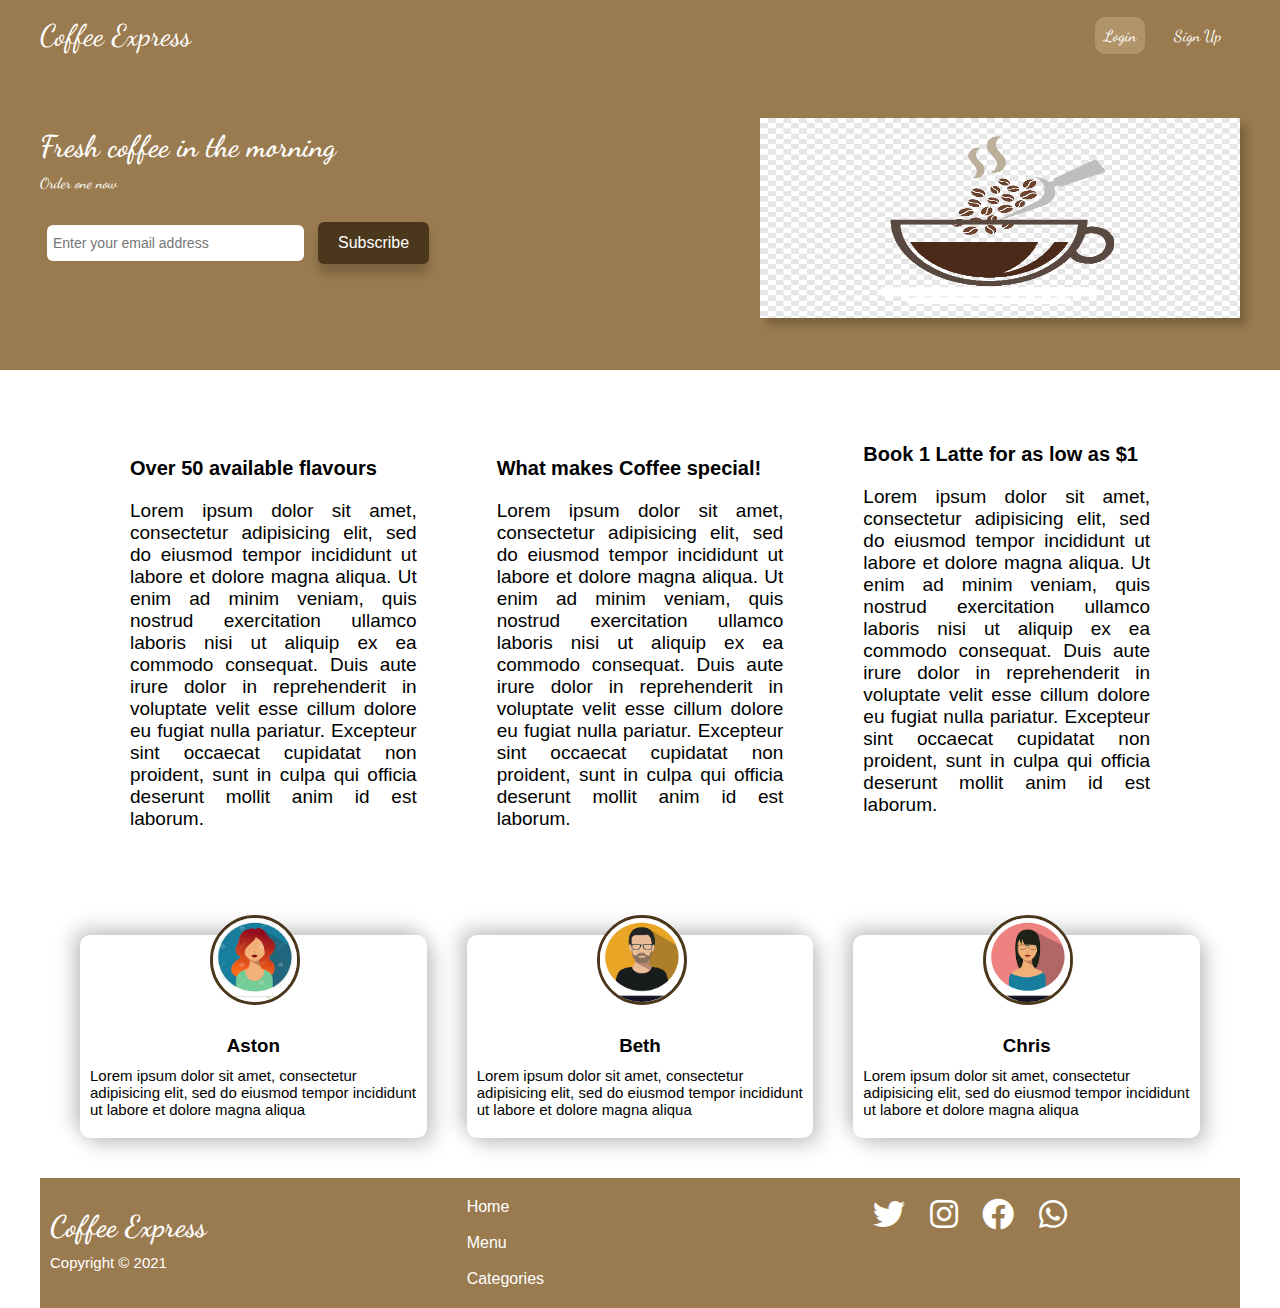
<file: 7-SASS/index.html>
<!DOCTYPE html>
<html lang="en">
<head>
  <meta charset="UTF-8">
  <meta name="viewport" content="width=device-width, initial-scale=1.0">
  <meta http-equiv="X-UA-Compatible" content="ie=edge">
  <title>SCSS</title>
  <link rel="stylesheet" href="css/style.css">
  <link rel="stylesheet" href="https://cdnjs.cloudflare.com/ajax/libs/font-awesome/5.15.4/css/all.min.css" integrity="sha512-1ycn6IcaQQ40/MKBW2W4Rhis/DbILU74C1vSrLJxCq57o941Ym01SwNsOMqvEBFlcgUa6xLiPY/NS5R+E6ztJQ=="
  crossorigin="anonymous" referrerpolicy="no-referrer" />
  <link rel="preconnect" href="https://fonts.googleapis.com">
<link rel="preconnect" href="https://fonts.gstatic.com" crossorigin>
<link href="https://fonts.googleapis.com/css2?family=Dancing+Script&display=swap" rel="stylesheet">
  
</head>
<body>
    <div class="navbar">
        <div class="container flex">
          <h1 class="logo">Coffee Express</h1>
            <nav>
              <ul>
                <!--<li class="nav"><a class="outline" href="">Log in</a></li>
                <li class="nav"><a href="" class="outline">Check Menu</a></li>
                <li><a href="#" class="btn-primary">Login</a></li>
                <li><a href="#" class="btn-secondary">Sign Up</a></li>-->

                <a href="#" class="btn-primary">Login</a>
                <a href="#" class="btn-secondary">Sign Up</a>
              </ul>
            </nav>
        </div>
      </div>

      <section class="showcase">
        <div class="container">
            <div class="grid">
              <div class="grid-item-1">
                <div class="showcase-text">
                  <h1>Fresh coffee in the morning</h1>
                  <p class="supporting-text"> Order one now</p>
                </div>
                <div class="showcase-form">
                  <form action="">
                    <input type="email" placeholder="Enter your email address">
                    <input type="submit" class="btn" value="Subscribe">
                  </form>
                  
                </div>
              </div>

              <div class="grid-item-2">
                <div class="image">
                  <img src="./images/4.png" height="200px" width="100px" alt="">
                </div>
              </div>
           </div>

        </div>
      </section>

      <div class="lower-container container">
        <section class="stats">
          <div class="flex">
            <div class="stat-1">
              <i class="fa fa-folder-open fa-2x" aria-hidden="true"></i>
              <h3 class="title">Over 50 available flavours</h3>
              <p class="text">Lorem ipsum dolor sit amet, consectetur adipisicing elit, sed do eiusmod tempor incididunt ut labore et dolore magna aliqua. Ut enim ad minim veniam, quis nostrud exercitation ullamco laboris nisi ut aliquip ex ea commodo consequat. Duis aute irure dolor in reprehenderit in voluptate velit esse cillum dolore eu fugiat nulla pariatur.
                Excepteur sint occaecat cupidatat non proident, sunt in culpa qui officia deserunt mollit anim id est laborum.</p>
            </div>
            <div class="stat-2">
              <i class="fa fa-graduation-cap fa-2x" aria-hidden="true"></i>
              <h3 class="title">What makes Coffee special!</h3>
              <p class="text">Lorem ipsum dolor sit amet, consectetur adipisicing elit, sed do eiusmod tempor incididunt ut labore et dolore magna aliqua. Ut enim ad minim veniam, quis nostrud exercitation ullamco laboris nisi ut aliquip ex ea commodo consequat. Duis aute irure dolor in reprehenderit in voluptate velit esse cillum dolore eu fugiat nulla pariatur.
                Excepteur sint occaecat cupidatat non proident, sunt in culpa qui officia deserunt mollit anim id est laborum.</p>
            </div>
            <div class="stat-3">
              <i class="fa fa-credit-card-alt fa-2x" aria-hidden="true"></i>
              <h3 class="title">Book 1 Latte for as low as $1</h3>
              <p class="text">Lorem ipsum dolor sit amet, consectetur adipisicing elit, sed do eiusmod tempor incididunt ut labore et dolore magna aliqua. Ut enim ad minim veniam, quis nostrud exercitation ullamco laboris nisi ut aliquip ex ea commodo consequat. Duis aute irure dolor in reprehenderit in voluptate velit esse cillum dolore eu fugiat nulla pariatur.
                Excepteur sint occaecat cupidatat non proident, sunt in culpa qui officia deserunt mollit anim id est laborum.</p>
            </div>
          </div>
        </section>

        <section class="testimonials">
            <div class="container">
              <div class="testimonial grid-3">
                <div class="card">
                  <div class="circle">
                    <img src="./images/1.jpeg" alt="">
                  </div>
                  <h3>Aston</h3>
                  <p>Lorem ipsum dolor sit amet, consectetur adipisicing elit, sed do eiusmod tempor incididunt ut labore et dolore magna aliqua</p>
                </div>
                <div class="card">
                  <div class="circle">
                    <img src="./images/2.png" alt="">
                  </div>
                  <h3>Beth</h3>
                  <p>Lorem ipsum dolor sit amet, consectetur adipisicing elit, sed do eiusmod tempor incididunt ut labore et dolore magna aliqua</p>
                </div>
                <div class="card">
                  <div class="circle">
                    <img src="./images/3.png" alt="">
                  </div>
                  <h3>Chris</h3>
                  <p>Lorem ipsum dolor sit amet, consectetur adipisicing elit, sed do eiusmod tempor incididunt ut labore et dolore magna aliqua</p>
                </div>
              </div>
            </div>
          </section>

          <footer>
            <div class="container grid-3">
              <div class="copyright">
                <h1>Coffee Express</h1>
                <p>Copyright &copy; 2021</p>
              </div>
              <nav class="links">
                <ul>
                  <li><a href="" class="outline">Home</a></li>
                  <br>
                  <li><a href="" class="outline">Menu</a></li>
                  <br>
                  <li><a href="" class="outline">Categories</a></li>
                </ul>
              </nav>
              <div class="profiles">
                <a href=""><em class="fab fa-twitter fa-2x"></em></a>
                <a href=""><em class="fab fa-instagram fa-2x"></em></a>
                <a href=""><em class="fab fa-facebook fa-2x"></em></a>
                <a href=""><em class="fab fa-whatsapp fa-2x"></em></a>
              </div>
            </div>
          </footer>
</body>
</html>
</file>
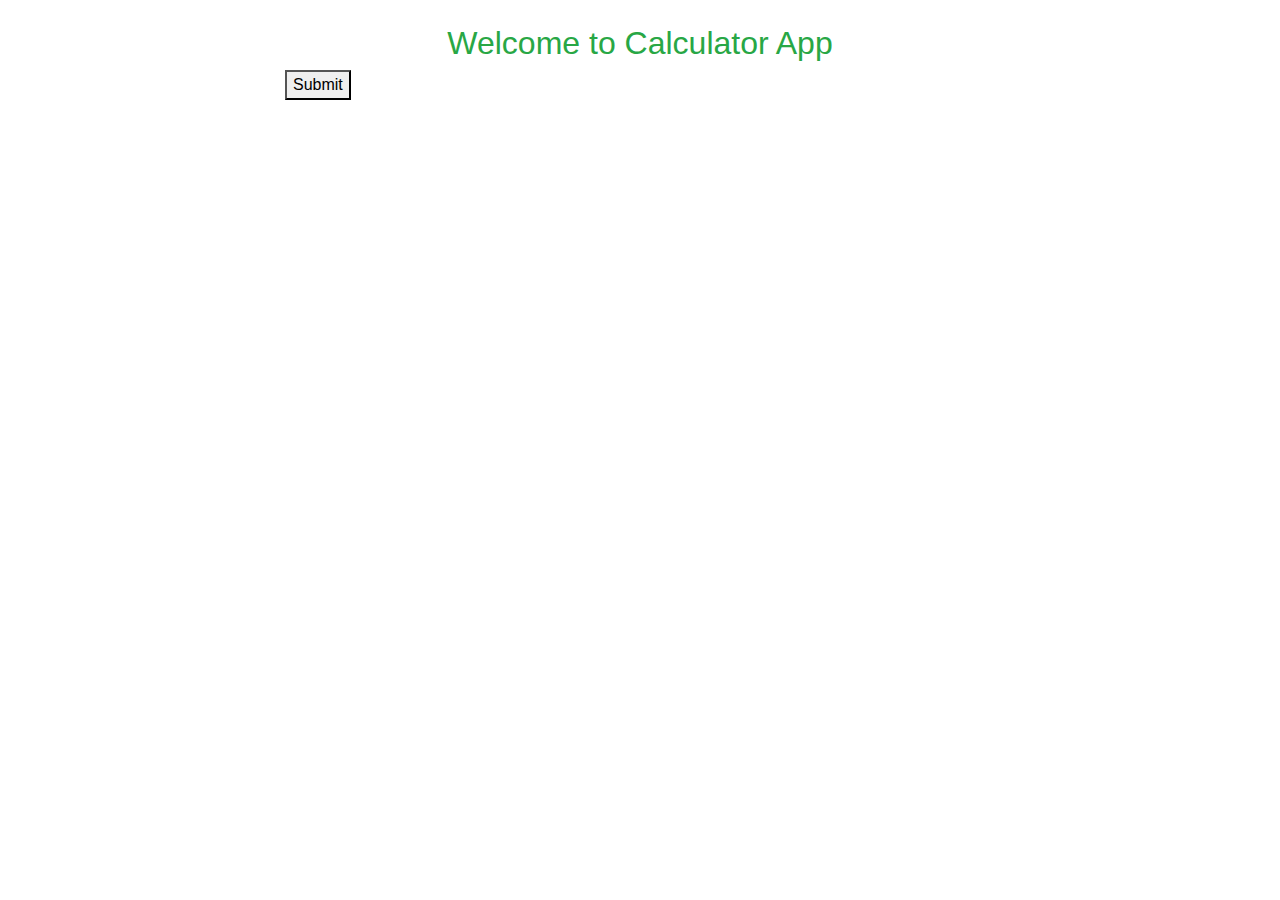
<file: 6-Jquery/Part a/index.html>
<!DOCTYPE html>
<html>

<head>
	<!-- Latest compiled and minified CSS -->
	<link rel="stylesheet" href="https://maxcdn.bootstrapcdn.com/bootstrap/
	4.0.0/css/bootstrap.min.css">
	<!-- jQuery library -->
	<script src="https://ajax.googleapis.com/ajax/libs/
	jquery/3.3.1/jquery.min.js">
	</script>
	<!-- Popper JS -->
	<script src="https://cdnjs.cloudflare.com/ajax/libs/
	popper.js/1.12.9/umd/popper.min.js">
	</script>
	<!-- Latest compiled JavaScript -->
	<script src="https://maxcdn.bootstrapcdn.com/bootstrap/
	4.0.0/js/bootstrap.min.js">
	</script>
</head>

<body><br>
	<h2 class="text-center text-success">
		Welcome to Calculator App
	</h2>
	<div class="container">
		<div class="col-lg-8 m-auto d-block">
			<form method="get" action="./calculator.html">
				<!--<div class="form-group">
					<label for="user"> Username: </label>
					<input type="text" name="username" id="usernames" class="form-control">
					<h5 id="usercheck" style="color: red;"> *Username is missing </h5>
				</div>

				<div class="form-group">
					<label for="user"> Email: </label>
					<input type="email" name="email" id="email" required class="form-control">
					<small id="emailvalid" class="form-text text-muted invalid-feedback"> 
						Your email must be a valid email
					</small>
				</div>

				<div class="form-group">
					<label for="password">Password:</label>
					<input type="password" name="pass" id="password" class="form-control">
					<h5 id="passcheck" style="color: red;">*Please fill the password</h5>
				</div>

				<div class="form-group">
					<label for="conpassword">Confirm Password:</label>
					<input type="password" name="conpassword" id="conpassword" class="form-control">
					<h5 id="conpasscheck" style="color: red;">*Password does not match</h5>
				</div>

				<input type="submit" id="submitbtn" value="Submit" class="btn btn-primary" onclick="myFunction();login(loginform)">-->
				<button type="submit" id="submitbtn" onclick="myFunction();login(loginform)">Submit</button>
			</form>
		</div>
	</div>

	<!-- Including app.js jQuery Script 
	<script src="app.js"></script>-->

	<script>
		// Document is ready
$(document).ready(function () {
    // Validate Username
    $("#usercheck").hide();
    let usernameError = true;
    $("#usernames").keyup(function () {
        validateUsername();
    });

    function validateUsername() {
        let usernameValue = $("#usernames").val();
        if (usernameValue.length == "") {
            $("#usercheck").show();
            usernameError = false;
            return false;
        }
        else if (usernameValue.length < 3 || usernameValue.length > 10) {
            $("#usercheck").show();
            $("#usercheck").html("*Length of username must be between 3 and 10");
            usernameError = false;
            return false;
        }
        else {
            $("#usercheck").hide();
        }
    }

    // Validate Email
    const email = document.getElementById("email");
    email.addEventListener("blur", () => {
        let regex = /(\W|^)[\w.+\-]*@northeastern\.edu(\W|$)/;//a-z@north
        let s = email.value;
        if (regex.test(s)) {
            email.classList.remove("is-invalid");
            emailError = true;
        }
        else {
            email.classList.add("is-invalid");
            emailError = false;
        }
    });

    // Validate Password
    $("#passcheck").hide();
    let passwordError = true;
    $("#password").keyup(function () {
        validatePassword();
    });
    function validatePassword() {
        let passwordValue = $("#password").val();
        if (passwordValue.length == "") {
            $("#passcheck").show();
            passwordError = false;
            return false;
        }
        if (passwordValue.length < 3 || passwordValue.length > 10) {
            $("#passcheck").show();
            $("#passcheck").html(
                "*Length of your password must be between 3 and 10"
            );
            $("#passcheck").css("color", "red");
            passwordError = false;
            return false;
        }
        else {
            $("#passcheck").hide();
        }
    }

    // Validate Confirm Password
    $("#conpasscheck").hide();
    let confirmPasswordError = true;
    $("#conpassword").keyup(function () {
        validateConfirmPassword();
    });
    function validateConfirmPassword() {
        let confirmPasswordValue = $("#conpassword").val();
        let passwordValue = $("#password").val();
        if (passwordValue != confirmPasswordValue) {
            $("#conpasscheck").show();
            $("#conpasscheck").html("*Password did not match");
            $("#conpasscheck").css("color", "red");
            confirmPasswordError = false;
            return false;
        }
        else {
            $("#conpasscheck").hide();
        }
    }

    // Submit button
    $("#submitbtn").click(function () {
        validateUsername();
        validatePassword();
        validateConfirmPassword();
        validateEmail();
        if (usernameError == true && passwordError == true && confirmPasswordError == true && emailError == true) 
        {
            //return true;
            var user2=document.getElementById('usernames').value;
            sessionStorage.setItem("user2", user2);
            console.log(user2);
            location.href("./calculator.html");
        }
        else 
        {
            alert("Please enter correct details");
            return false;
        }
    });

    /*function login(loginform){
        var user2=document.getElementById('usernames').value;
        sessionStorage.setItem("user2", user2);
        console.log(user2);
      }		
      
      function myFunction() {
        location.href("\\index.html");
      }*/
});

	</script>
	</body>
</html>
</file>
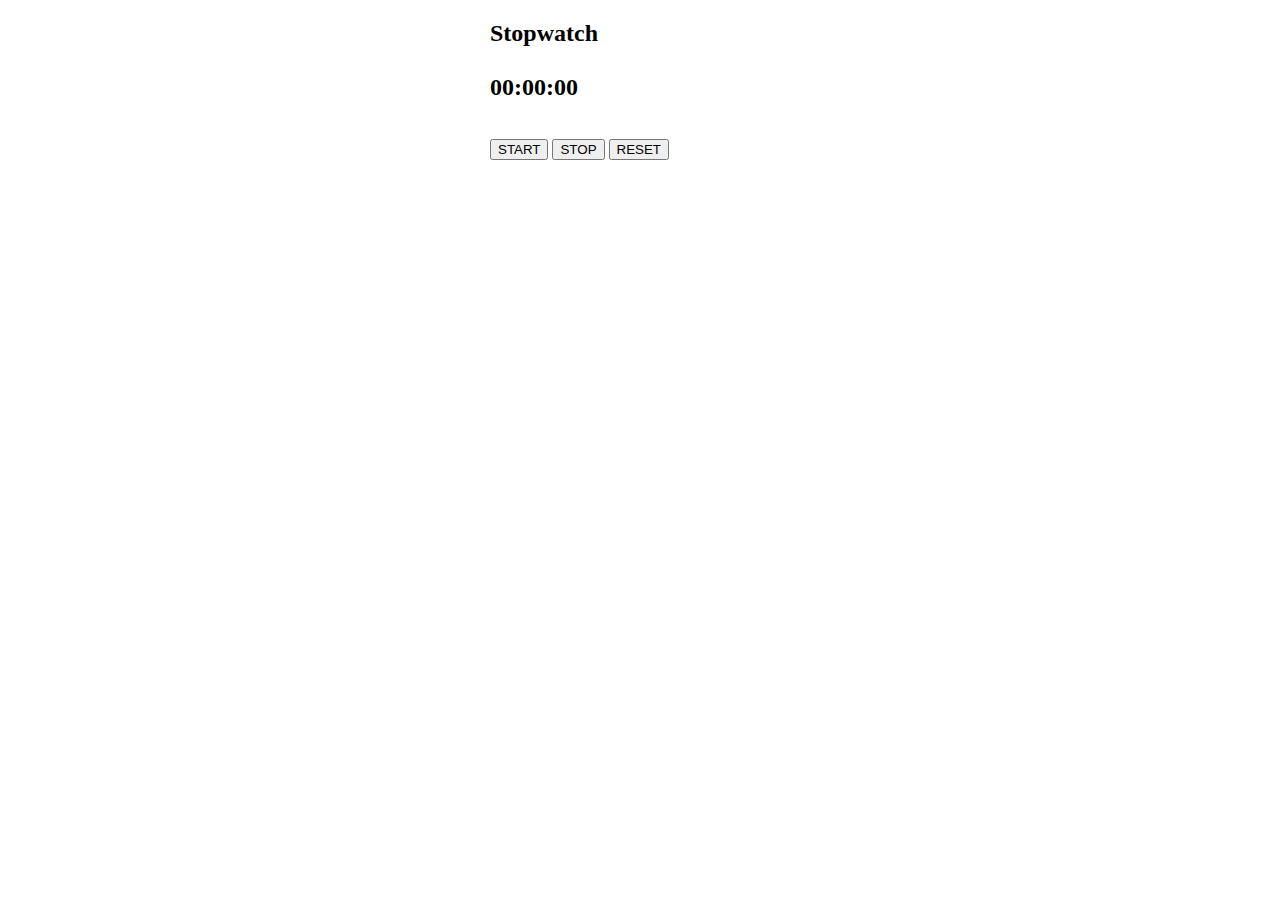
<file: 6-Jquery/Part b/index.html>
<!DOCTYPE html>
<html lang="en">
<head>
    <meta charset="UTF-8">
    <meta http-equiv="X-UA-Compatible" content="IE=edge">
    <meta name="viewport" content="width=device-width, initial-scale=1.0">
    <title>Stop Watch</title>
    <link href="https://fonts.googleapis.com/css?family=Roboto+Mono" rel="stylesheet"/>
    <!--<link rel="stylesheet" type="text/css" href="style.css" />-->
    <script src="https://ajax.googleapis.com/ajax/libs/jquery/3.3.1/jquery.min.js"></script>
    <script src="stopwatch.js"></script>
    <style>
        .container{
            width: 300px;
            height: 300px;
            margin: 20px auto;
        }
        
    </style>
</head>
<body>
    <div class="container">
    <h2><label for="input1" style="text-align:center ;">Stopwatch</label>
    <br><br>
    <span id="stopwatch">00:00:00</span><br/></h2>
    <br>
    <input type="button" id="start" value="START">
    <input type="button" id="stop" value="STOP">
    <input type="button" id="reset" value="RESET">
</div>
    <!-- <div id="App-body">
        <span id="stopwatch">00:00:00</span><br />
        <a id="start-pause">START</a>
        <a id="reset">RESET</a>
        </div>
</body>
</html>
</file>
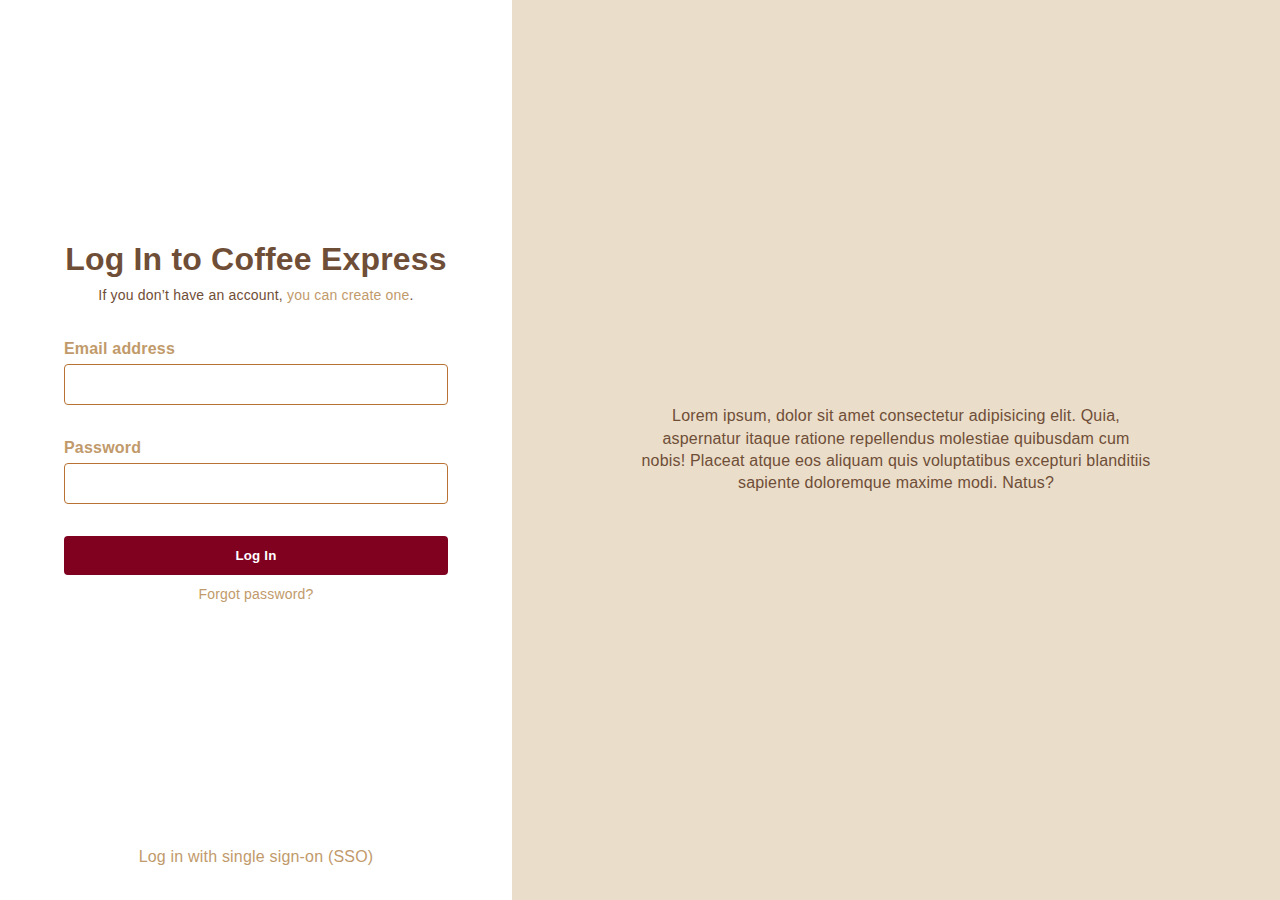
<file: 7-SASS/login.html>
<!DOCTYPE html>
<html lang="en">
<head>
    <meta charset="UTF-8">
    <meta http-equiv="X-UA-Compatible" content="IE=edge">
    <meta name="viewport" content="width=device-width, initial-scale=1.0">
    <title>Document</title>
    <link rel="stylesheet" href="css/login.css">
</head>
<body>
    <!-- <div class="navbar">Nav</div> -->
<div class="body">
    <div class="form">
        <form class="form__content" action="index.html">
            <div class="form__content__header">
                <h1 class="form__content__heading">Log In to Coffee Express</h1>
                <div class="form__content__description">
                    If you don’t have an account, <a href="#!">you can create one</a>.
                </div>
            </div>
            <div class="form__field">
                <label class="form__label" for="email">Email address</label>
                <input class="form__input" type="email" name="email" id="email">
            </div>
            <div class="form__field">
                <label class="form__label" for="pwd">Password</label>
                <input class="form__input" type="password" name="pwd" id="pwd">
            </div>
            <div class="form__field form__submit">
                <input class="btn" type="submit" value="Log In">
                <a href="#!">Forgot password?</a>
            </div>
        </form>
        <div class="form__footer">
            <a href="#!">Log in with single sign-on (SSO)</a>
        </div>
    </div>
    <div class="cta">
        <div class="cta__content">
            <p>Lorem ipsum, dolor sit amet consectetur adipisicing elit. Quia, aspernatur itaque ratione repellendus molestiae quibusdam cum nobis! Placeat atque eos aliquam quis voluptatibus excepturi blanditiis sapiente doloremque maxime modi. Natus?</p>
        </div>
    </div>
</div>
<!-- <div class="footer">Footer</div> -->
</body>
</html>
</file>
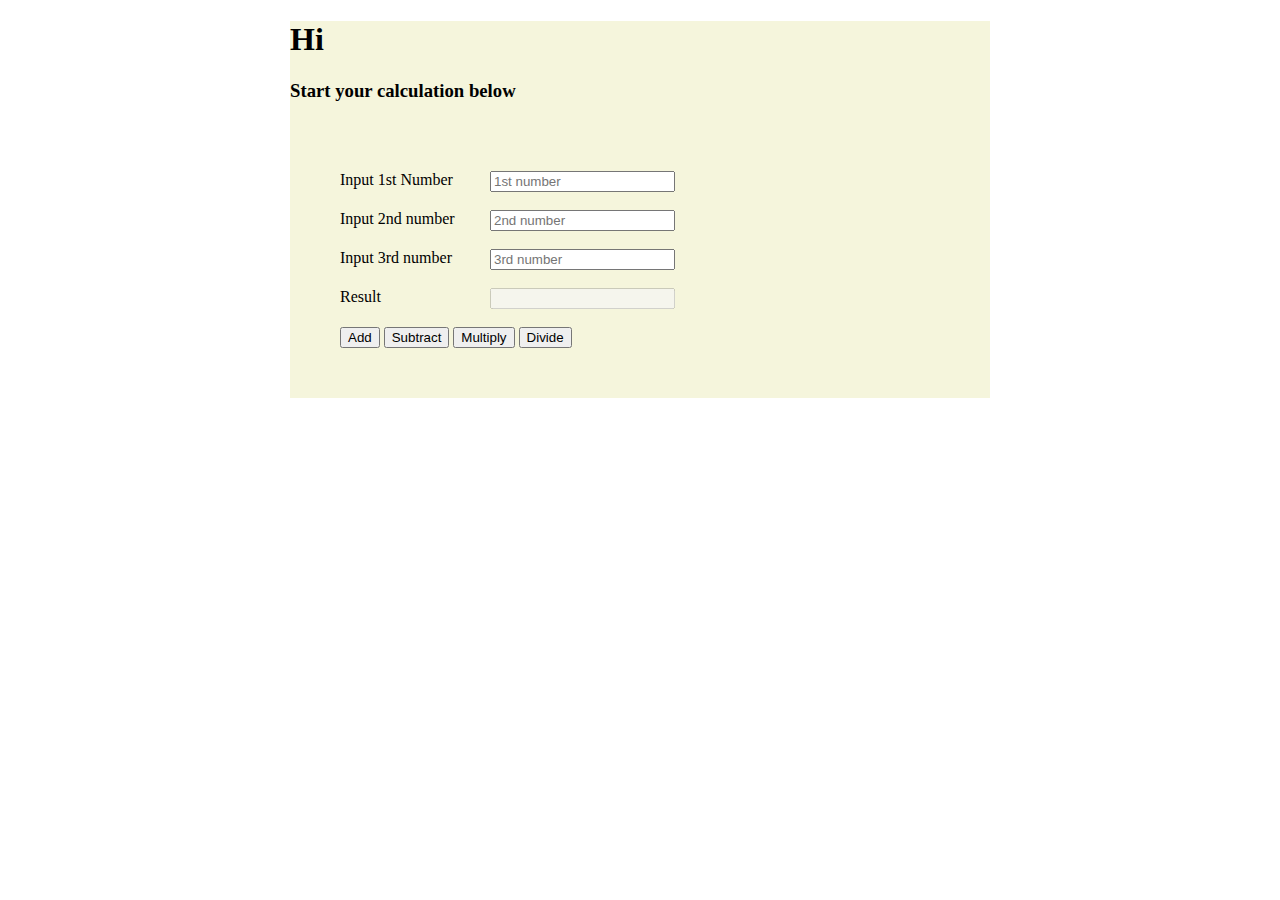
<file: 6-Jquery/Part a/calculator.html>
<!doctype html>
<html lang="en">
 <head>
  <title>Form</title>
  <style>
    label {	float: left;
			width: 150px;}
      #container{
          width: 700px;
          margin: auto;
          background-color: beige;
      } 
      main{
          padding: 50px;
      }
  </style>

    
 </head>
 <body>
 <div id="container">

    <div class="uName">
        <h1>Hi <span id="userdisp">Ruchita!</span></h1>
        <script>
          var user2 = sessionStorage.getItem("user2");
          console.log(user2);
          document.getElementById('userdisp').innerHTML=user2;
          </script>
        <h3>Start your calculation below</h3>
      </div>
	 
	 <main>
                 
		 <form id="myForm">
			
			<label for="input1">Input 1st Number</label>
			<input type="text" name="input1" id="input1" placeholder="1st number" required/>	
			<br><br>
			
            <label for="input2">Input 2nd number</label>
			<input type="text" name="input2" id="input2" placeholder="2nd number" required/>
			<br><br>			

			<label for="input3">Input 3rd number</label>
			<input type="text" name="input3" id="input3" placeholder="3rd number" required/>
			<br><br>

            <label for="result">Result</label>
			<input type="text" name="result" id="result" disabled/>
			<br><br>
            
            <div >
            <input type="button" id="add" value="Add">
            <input type="button" id="subtract" value="Subtract">
            <input type="button" id="multiply" value="Multiply">
            <input type="button" id="divide" value="Divide">
            </div>

        </form>         
    </main>
    </div>
    <script src="./calculator.js"></script>
    </body>
    </html>
</file>
<file: 7-SASS/css/style.css>
.container {
  margin: 0 auto;
  max-width: 1200px;
  overflow: visible;
}

.stat-1 {
  margin: 0 30px;
  text-align: center;
  width: 800px;
}

.fa {
  color: white;
}

.stat-2 {
  margin: 0 30px;
  text-align: center;
  width: 800px;
}

.fa {
  color: white;
}

.stat-3 {
  margin: 0 30px;
  text-align: center;
  width: 800px;
}

.fa {
  color: white;
}

.stat-4 {
  margin: 0 30px;
  text-align: center;
  width: 800px;
}

.fa {
  color: white;
}



.btn-secondary:hover, .btn-primary:hover {
  transform: scale(0.98);
}

.btn-primary {
  background-color: #b2946a;
  color: black;
}

.btn-secondary {
  background-color: #9A7B4F;
  color: black;
}

* {
  box-sizing: border-box;
  padding: 0;
  margin: 0;
}

body {
  font-family: "Roboto", sans-serif;
  color: white;
}

/*navbar*/
.navbar {
  background-color: #9A7B4F;
  height: 70px;
  padding: 0 30px;
  font-family: "Dancing Script", cursive;
}
.navbar h1 {
  font-size: 30px;
  font-weight: 300;
  margin: 10px 0;
  line-height: 1.2;
}
.navbar .flex {
  display: flex;
  justify-content: space-between;
  align-items: center;
  height: 100%;
}
.navbar ul {
  display: flex;
}
.navbar a {
  color: white;
  padding: 9px;
  margin: 0 10px;
}
.navbar a:hover {
  color: #4B371C;
  border-bottom: 3px solid #4B371C;
}

/*showcase*/
.showcase {
  height: 300px;
  background-color: #9A7B4F;
  font-family: "Dancing Script", cursive;
}
.showcase p {
  margin-bottom: 30px;
}
.showcase img {
  box-shadow: 7px 7px 7px rgba(0, 0, 0, 0.2);
}
.showcase-form {
  padding-left: 7px;
  margin: auto;
}

.showcase input[type=email] {
  padding: 10px 70px 10px 0;
  font-size: 14px;
  border: none;
  border-radius: 6px;
  padding-left: 6px;
}

.btn {
  border-radius: 6px;
  padding: 12px 20px;
  background: #4B371C;
  border: none;
  margin-left: 10px;
  color: white;
  font-size: 16px;
  cursor: pointer;
  box-shadow: 0 10px 10px rgba(0, 0, 0, 0.2);
}

/*testimonial*/
.testimonial {
  color: black;
  padding: 40px;
}
.testimonial img {
  height: 100%;
  clip-path: circle();
}
.testimonial h3 {
  text-align: center;
}

/*footer*/
footer {
  background-color: #9A7B4F;
  padding: 20px 10px;
}
footer a {
  color: white;
  margin: 0 10px;
}
footer a:hover {
  color: #4B371C;
  border-bottom: 2px solid #4B371C;
}

a {
  color: black;
  text-decoration: none;
}

h1 {
  font-size: 30px;
  font-weight: 600;
  margin: 10px 0;
  line-height: 1.2;
  font-family: "Dancing Script", cursive;
}

h2 {
  font-size: 25px;
  font-weight: 300;
  margin: 10px 0;
  line-height: 1.2;
}

img {
  width: 100%;
}

li {
  list-style-type: none;
}

p {
  font-size: 15px;
  margin: 10px 0;
}

.grid {
  overflow: visible;
  display: grid;
  grid-template-columns: 60% 40%;
}

.grid-item-1,
.grid-item-2 {
  position: relative;
  top: 48px;
}

.title {
  color: black;
  font-size: 20px;
  text-align: left;
  padding-left: 10px;
  padding-top: 10px;
}

.text {
  color: black;
  font-size: 19px;
  width: 100%;
  padding: 10px;
  margin: 0, 20px;
  text-align: justify;
}

.flex {
  display: flex;
  justify-content: space-around;
}

.stats {
  padding: 45px 50px;
  text-align: center;
}

.grid-3 {
  display: grid;
  grid-template-columns: repeat(3, 1fr);
  gap: 40px;
}

.card {
  padding: 10px;
  background-color: white;
  border-radius: 10px;
  box-shadow: -7px -7px 20px rgba(0, 0, 0, 0.2), 7px 7px 20px rgba(0, 0, 0, 0.2);
}

.circle {
  background-color: transparent;
  border: 3px solid #4B371C;
  height: 90px;
  position: relative;
  top: -30px;
  left: 120px;
  border-radius: 50%;
  -moz-border-radius: 50%;
  -webkit-border-radius: 50%;
  width: 90px;
}

@media (max-width: 500px) {
  .navbar {
    height: 100px;
  }
  .navbar .flex {
    flex-direction: column;
  }
  .navbar a:hover {
    color: white;
    border-bottom: 2px solid black;
  }
  .navbar ul {
    background: #4B371C;
    border-radius: 5px;
    padding: 10px 0;
  }
  .showcase {
    height: auto;
    text-align: center;
  }
  .little-info {
    font-size: 13px;
  }
  .image {
    width: 350px;
    margin-left: 70px;
    display: none;
  }
  .stat {
    margin-bottom: 40px;
  }
  .circle {
    background-color: transparent;
    border: 3px solid #9A7B4F;
    height: 90px;
    position: relative;
    top: -30px;
    left: 150px;
    border-radius: 50%;
    -moz-border-radius: 50%;
    -webkit-border-radius: 50%;
    width: 90px;
  }
}
.btn-secondary, .btn-primary {
  display: inline-block;
  border-radius: 10px;
  padding: 8px 20px;
  margin: 3px;
}

@media (max-width: 768px) {
  .grid,
.grid-3 {
    grid-template-columns: 1fr;
  }
  .showcase {
    height: auto;
    text-align: center;
  }
  .image {
    width: 600px;
    margin-left: 80px;
    display: none;
  }
  .stats {
    text-align: center;
  }
  .stats .flex {
    flex-direction: column;
  }
  .stat {
    width: 100%;
    padding-right: 80px;
  }
  .circle {
    background-color: transparent;
    border: 3px solid #9A7B4F;
    height: 90px;
    position: relative;
    top: -30px;
    left: 270px;
    border-radius: 50%;
    -moz-border-radius: 50%;
    -webkit-border-radius: 50%;
    width: 90px;
  }
}
</file>
<file: 7-SASS/css/login.css>
*,
*:before,
*:after {
  box-sizing: border-box;
}

body {
  margin: 0;
  font-family: -apple-system, BlinkMacSystemFont, avenir next, avenir, segoe ui, helvetica neue, helvetica, Ubuntu, roboto, noto, arial, sans-serif;
  font-size: 1rem;
  line-height: 1.4;
  color: #6F4E37;
  background-color: #EADDCA;
  -webkit-font-smoothing: antialiased;
  letter-spacing: 0.012em;
  display: flex;
  flex-direction: column;
  min-height: 100vh;
  overflow-y: scroll;
}

h1,
h2,
h3,
h4,
h5,
h6 {
  line-height: 1.2;
}

a {
  text-decoration: none;
  color: #C19A6B;
}
a:hover, a:focus {
  text-decoration: underline;
}

:focus {
  outline: 0.125rem solid #C19A6B;
}

.navbar,
.footer {
  width: 100%;
  padding: 1rem 0.5rem;
  background-color: #D27D2D;
  text-align: center;
  font-weight: 700;
}

.body {
  display: flex;
  flex: 1;
  flex-direction: column;
}

.form {
  display: flex;
  flex-direction: column;
  align-items: center;
  justify-content: center;
  background-color: #fff;
  margin: 2rem 2rem 0;
  box-shadow: 0 0 1rem rgba(0, 0, 0, 0.03), 0 1rem 2rem rgba(0, 0, 0, 0.05), 0 2rem 4rem rgba(0, 0, 0, 0.05), 0 4rem 8rem rgba(0, 0, 0, 0.05);
}

.form__content {
  display: flex;
  flex-direction: column;
  justify-content: center;
  width: 100%;
  height: 100%;
  padding: 2rem;
}

.form__footer {
  margin: 0 0 2rem;
}

.form__content__header {
  text-align: center;
  margin: 0 0 2rem;
}

.form__content__heading {
  margin: 0 0 0.5rem;
}

.form__content__description {
  font-size: 0.875rem;
}

.form__field {
  margin-bottom: 2rem;
}
.form__field:last-child {
  margin-bottom: 0;
}

.form__label {
  display: inline-block;
  margin-bottom: 0.25rem;
  font-weight: 700;
  color: #C19A6B;
}
.form__label[for] {
  cursor: pointer;
}

.form__input {
  display: block;
  width: 100%;
  border: 1px solid #B87333;
  border-radius: 0.25rem;
  padding: 0.75rem 1rem;
  color: inherit;
  font-family: inherit;
}

.form__submit {
  text-align: center;
}

.btn {
  display: block;
  width: 100%;
  font-family: inherit;
  background: #800020;
  color: #fff;
  border: 0;
  border-radius: 0.25rem;
  padding: 0.75rem 1rem;
  cursor: pointer;
  font-weight: 700;
  letter-spacing: inherit;
  margin-bottom: 0.5rem;
}
.btn:hover, .btn:focus {
  background-color: #C19A6B;
}

.form__submit a {
  font-size: 0.875rem;
}

.cta {
  display: flex;
  flex: 1;
  flex-direction: column;
  padding: 4rem;
  align-items: center;
  justify-content: center;
  text-align: center;
  width: 100%;
}

@media (min-width: 48rem) {
  .body {
    flex-direction: row;
  }
  .form {
    margin: 0;
    box-shadow: none;
  }
  .form__content {
    width: 26rem;
  }
  .cta__content {
    max-width: 32rem;
    margin: auto;
  }
}
@media (min-width: 72rem) {
  .form__content {
    width: 32rem;
    padding: 4rem;
  }
}/*# sourceMappingURL=login.css.map */
</file>
